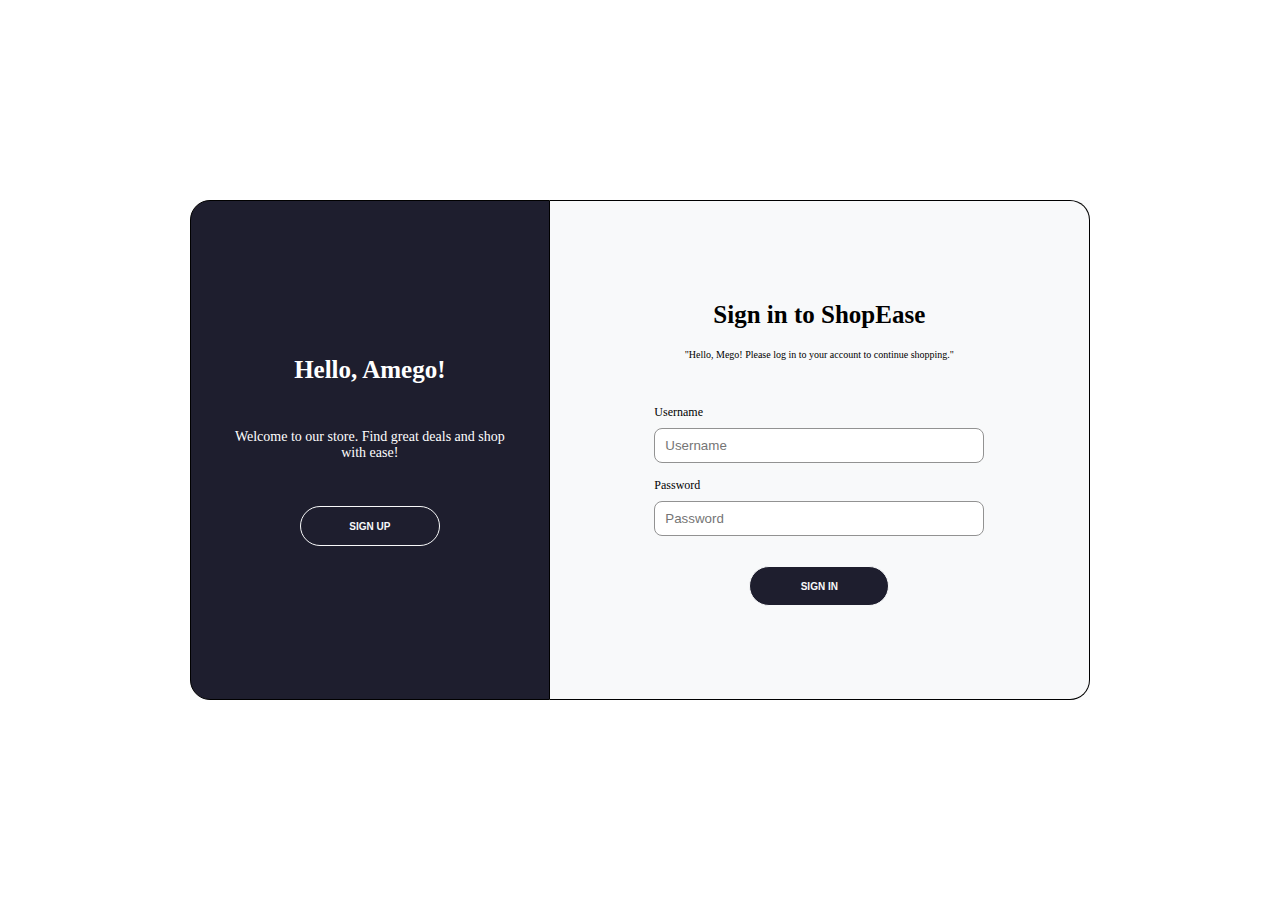
<file: index.html>
<!DOCTYPE html>
<html lang="en">
  <head>
    <meta charset="UTF-8" />
    <meta name="viewport" content="width=device-width, initial-scale=1.0" />
    <title>ShopEase - Sign In</title>
    <link rel="stylesheet" href="style/shared/base.css" />
    <link rel="stylesheet" href="style/shared/components.css" />
    <link rel="stylesheet" href="style/signin-page.css" />
    <script src="js/signin-page.js" defer></script>
  </head>
  <body class="page">
    <main class="signin">
      <!-- Left Panel -->
      <section class="greet-panel">
        <h1 class="greet-panel__header">Hello, Amego!</h1>
        <p class="greet-panel__subheader">
          Welcome to our store. Find great deals and shop with ease!
        </p>
        <button class="button button--signup">SIGN UP</button>
      </section>

      <!-- Right Panel -->
      <section class="signin-panel">
        <h1 class="signin-panel__header">Sign in to ShopEase</h1>
        <p class="signin-panel__subheader">
          "Hello, Mego! Please log in to your account to continue shopping."
        </p>

        <form class="form">
          <div class="form__group form__group--username">
            <label class="form__label" for="username">Username</label><br />
            <input
              type="text"
              class="form__input form__input--username"
              id="username"
              name="username"
              autocomplete="username"
              placeholder="Username"
            />
          </div>

          <div class="form__group form__group--password">
            <label class="form__label" for="password">Password</label><br />
            <input
              type="password"
              class="form__input form__input--password"
              id="password"
              name="password"
              autocomplete="current-password"
              placeholder="Password"
            />
          </div>

          <button type="submit" class="button button--signin">SIGN IN</button>
        </form>
      </section>
    </main>
  </body>
</html>
</file>
<file: style/shared/base.css>
* {
  margin: 0;
  padding: 0;
  box-sizing: border-box;
}
</file>
<file: style/shared/components.css>
.page {
  display: flex;
  flex-direction: row;
  justify-content: center;
  align-items: center;
  height: 100vh;
  overflow: hidden;
}

.button {
  width: 140px;
  height: 40px;
  border-radius: 30px;
  background-color: #1E1E2E;
  border: 1px solid #F8F9FA;
  color: #F8F9FA;
  font-size: 10px;
  font-weight: 700;
}

.form__input {
  width: 330px;
  height: 35px;
  border: 1px solid #929292;
  padding-left: 10px;
  border-radius: 8px;
}
</file>
<file: style/signin-page.css>
/* parent */
.signin {
  min-width: 200px;
  min-height: 200px;
  width: 900px;
  height: 500px;
  display: flex;
  flex-direction: row;
  justify-content: space-between;
  background-color: #F8F9FA;
  text-align: center;
}

/* right panel */
.signin-panel {
  display: flex;
  flex: 5;
  flex-direction: column;
  align-items: center;
  justify-content: flex-start;
  padding: 30px;
  border-top-right-radius: 20px;
  border-bottom-right-radius: 20px;
  border-top: 1px solid black;
  border-right: 1px solid black;
  border-bottom: 1px solid black;
  font-size: 12px;
  order: 2;
}

.signin-panel--flip {
  order: 1;
  border-top: 1px solid black;
  border-left: 1px solid black;
  border-bottom: 1px solid black;
  border-right: none;
  border-top-right-radius: 0;
  border-bottom-right-radius: 0;
  border-top-left-radius: 20px;
  border-bottom-left-radius: 20px;
}

.signin-panel__header {
  font-size: 25px;
  margin-top: 70px;
  margin-bottom: 20px;
  font-weight: 900;
}

.signin-panel__subheader {
  font-size: 10px;
  font-weight: 300;
}

/* left panel */
.greet-panel {
  display: flex;
  flex: 3;
  flex-direction: column;
  align-items: center;
  justify-content: flex-start;
  border-top-left-radius: 20px;
  border-bottom-left-radius: 20px;
  border: 1px solid black;
  color: #FFFFFF;
  background-color: #1E1E2E;
  padding: 35px;
  font-size: 14px;
  order: 1;
}

.greet-panel--flip {
  order: 2;
  border-top: 1px solid black;
  border-right: 1px solid black;
  border-bottom: 1px solid black;
  border-left: none;
  border-top-left-radius: 0;
  border-bottom-left-radius: 0;
  border-top-right-radius: 20px;
  border-bottom-right-radius: 20px;
}


.greet-panel__header {
  font-size: 25px;
  margin-top: 120px;
  margin-bottom: 45px;
  font-weight: 900;
}

.greet-panel__subheader {
  margin-bottom: 45px;
}

.greet-panel__signup-button {
  margin-top: 50px;
}

.form {
  display: flex;
  flex-direction: column;
  align-items: center;
  margin-top: 45px;
  text-align: left;
  gap: 15px;
}

.form__input {
  margin-top: 8px;
}

.form__signin-button {
  margin-top: 15px;
}

.form__group--password {
  margin-bottom: 15px;
}
</file>
